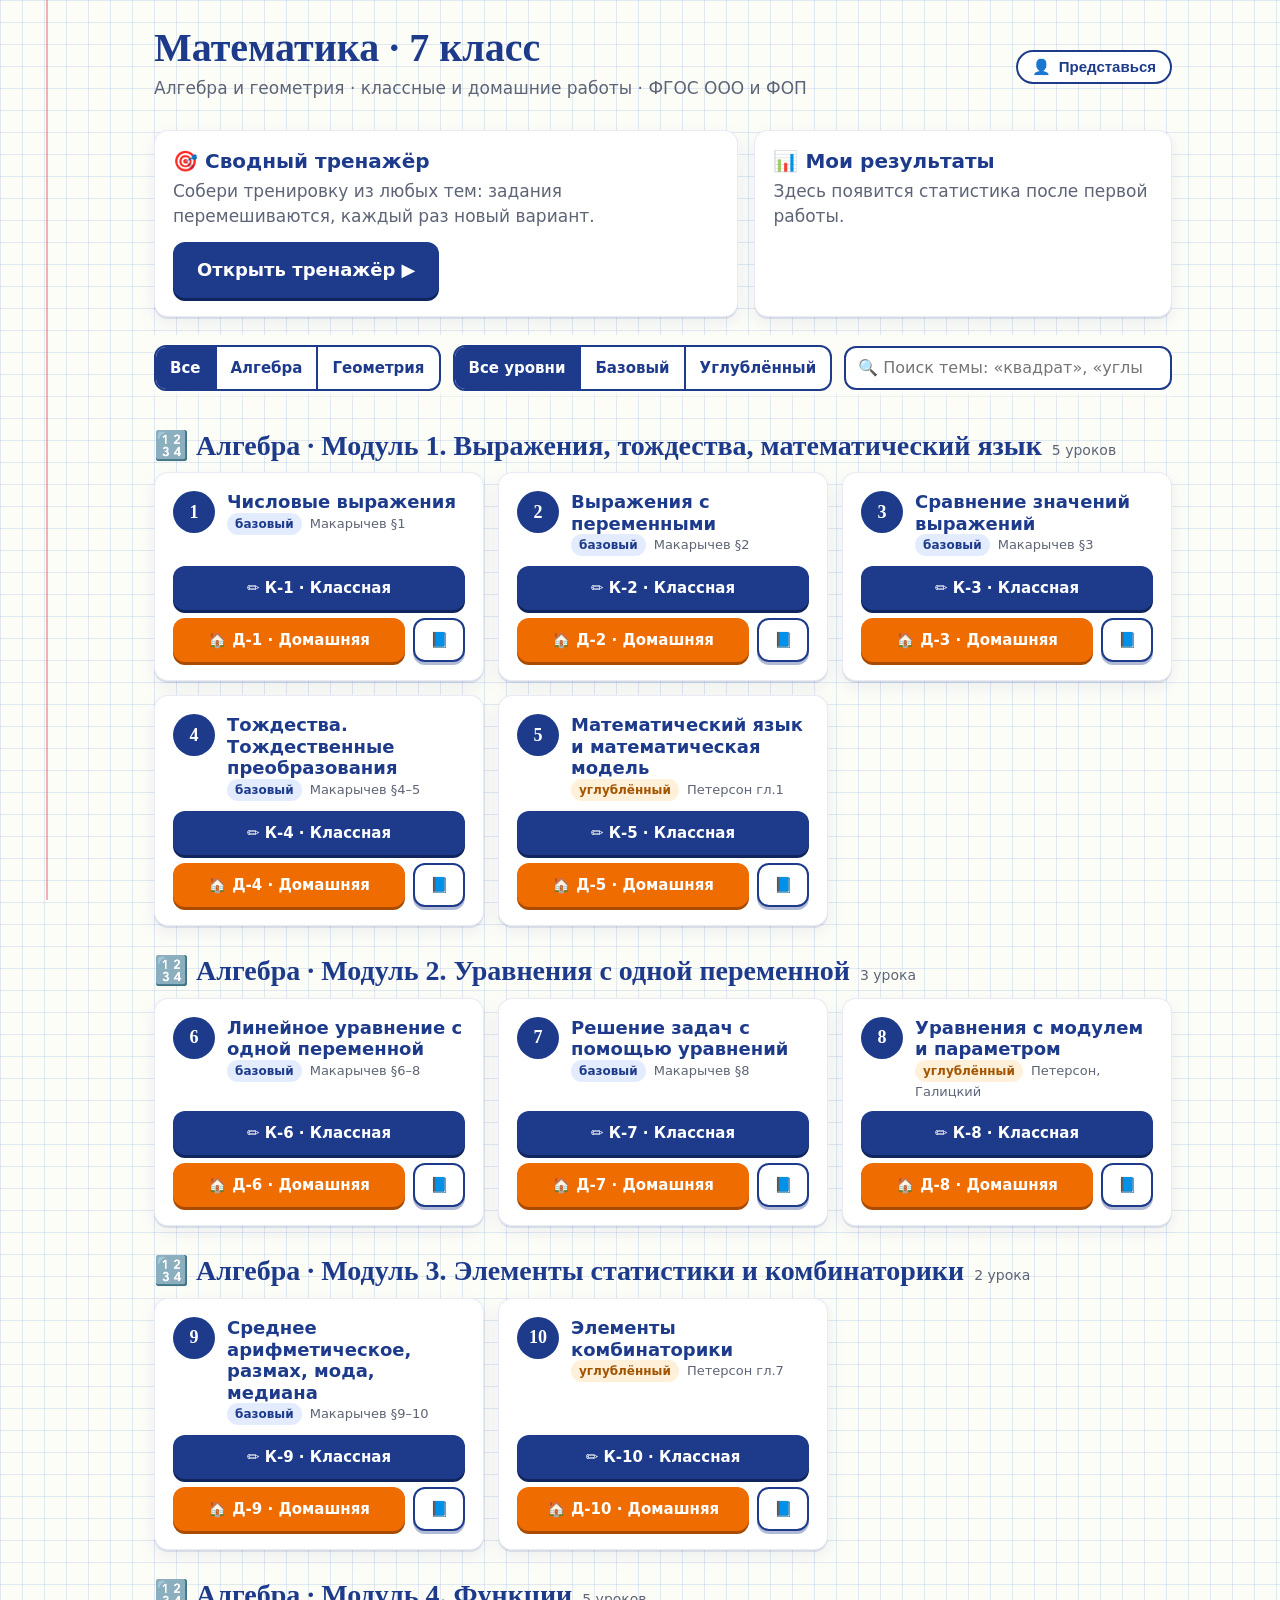
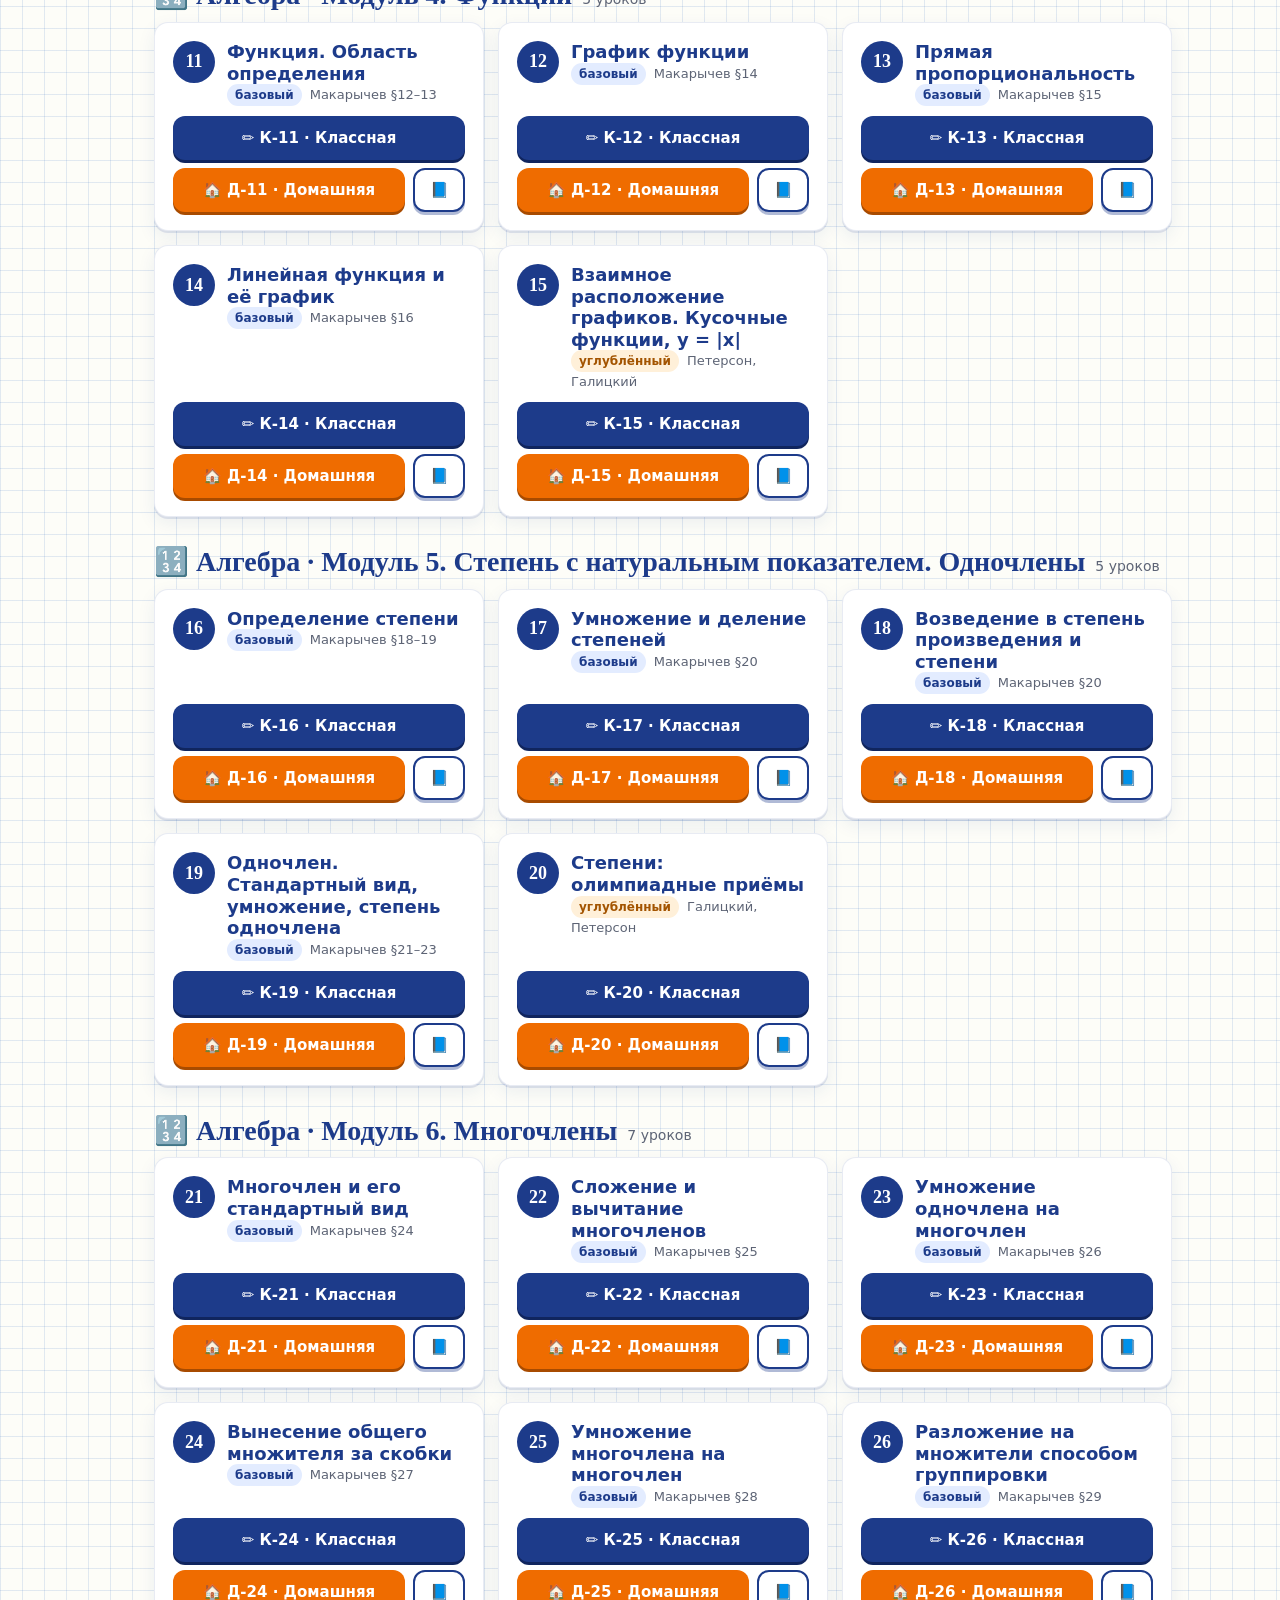
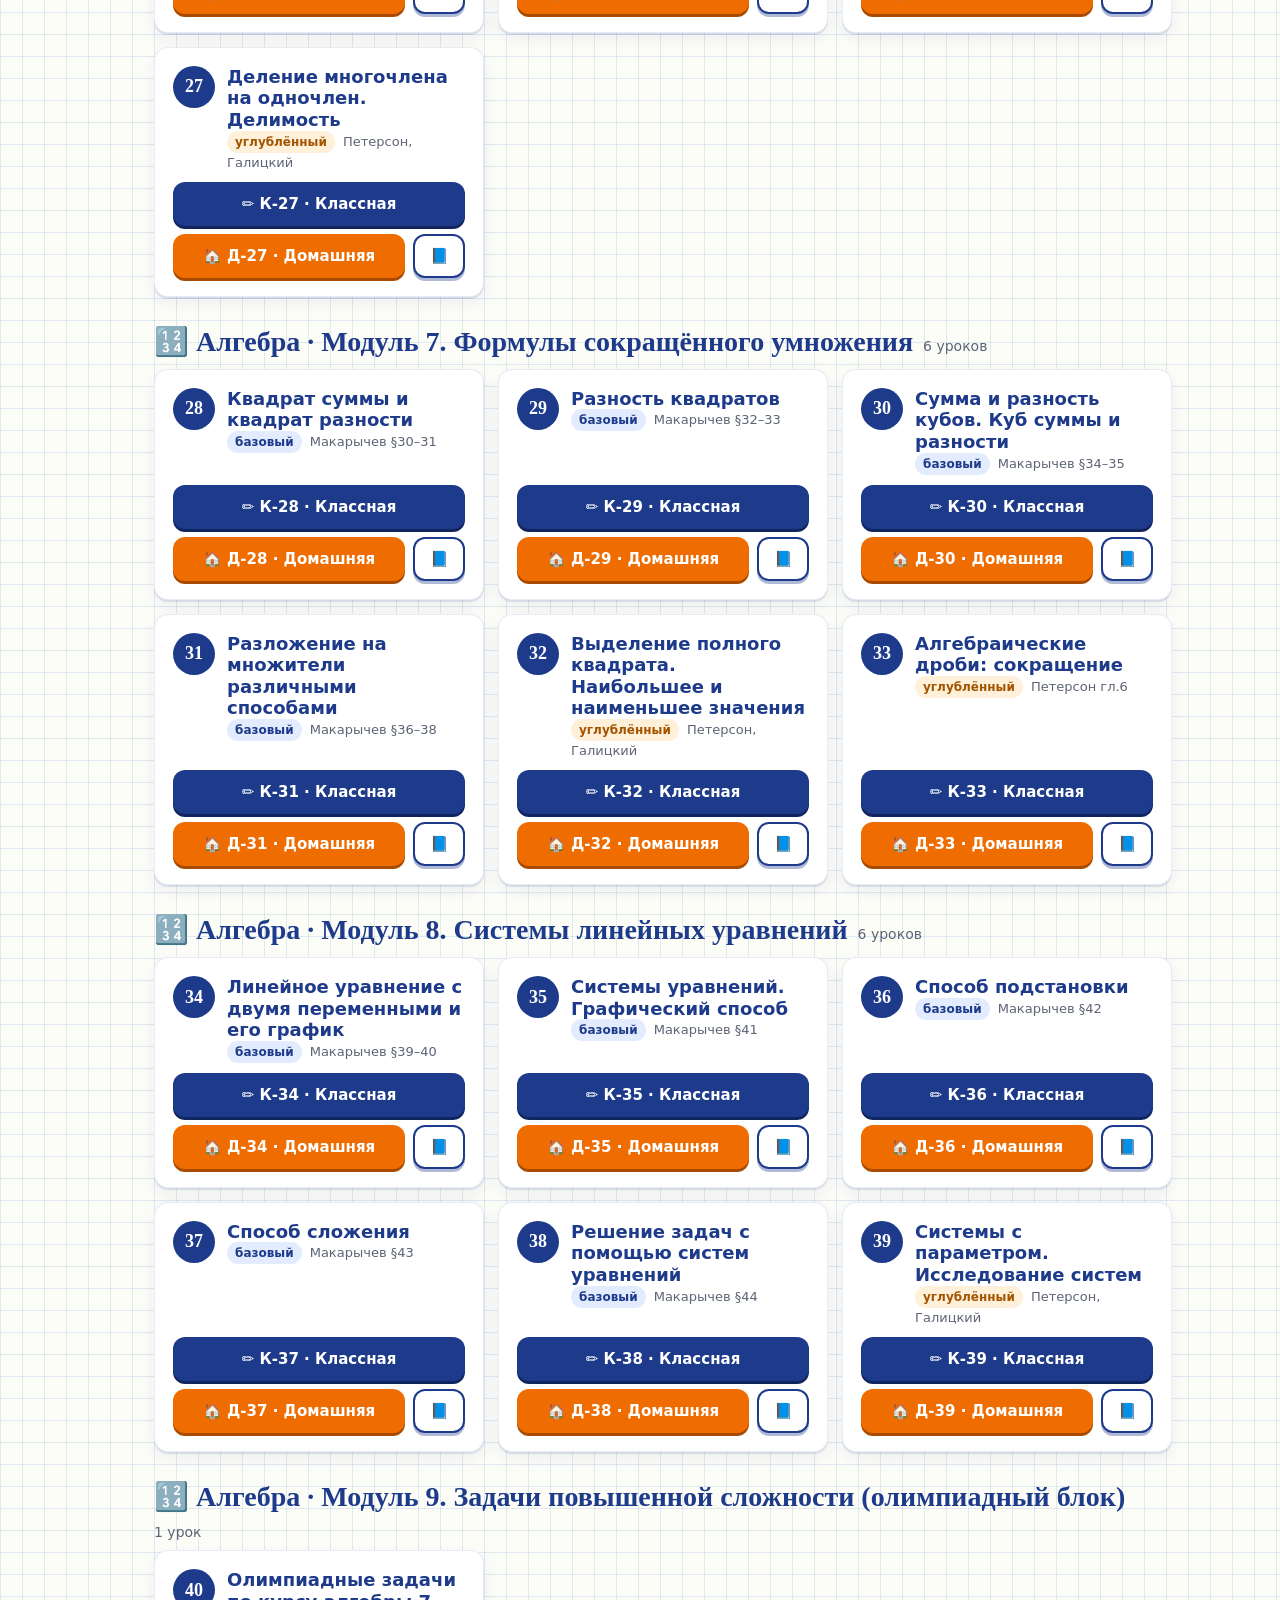
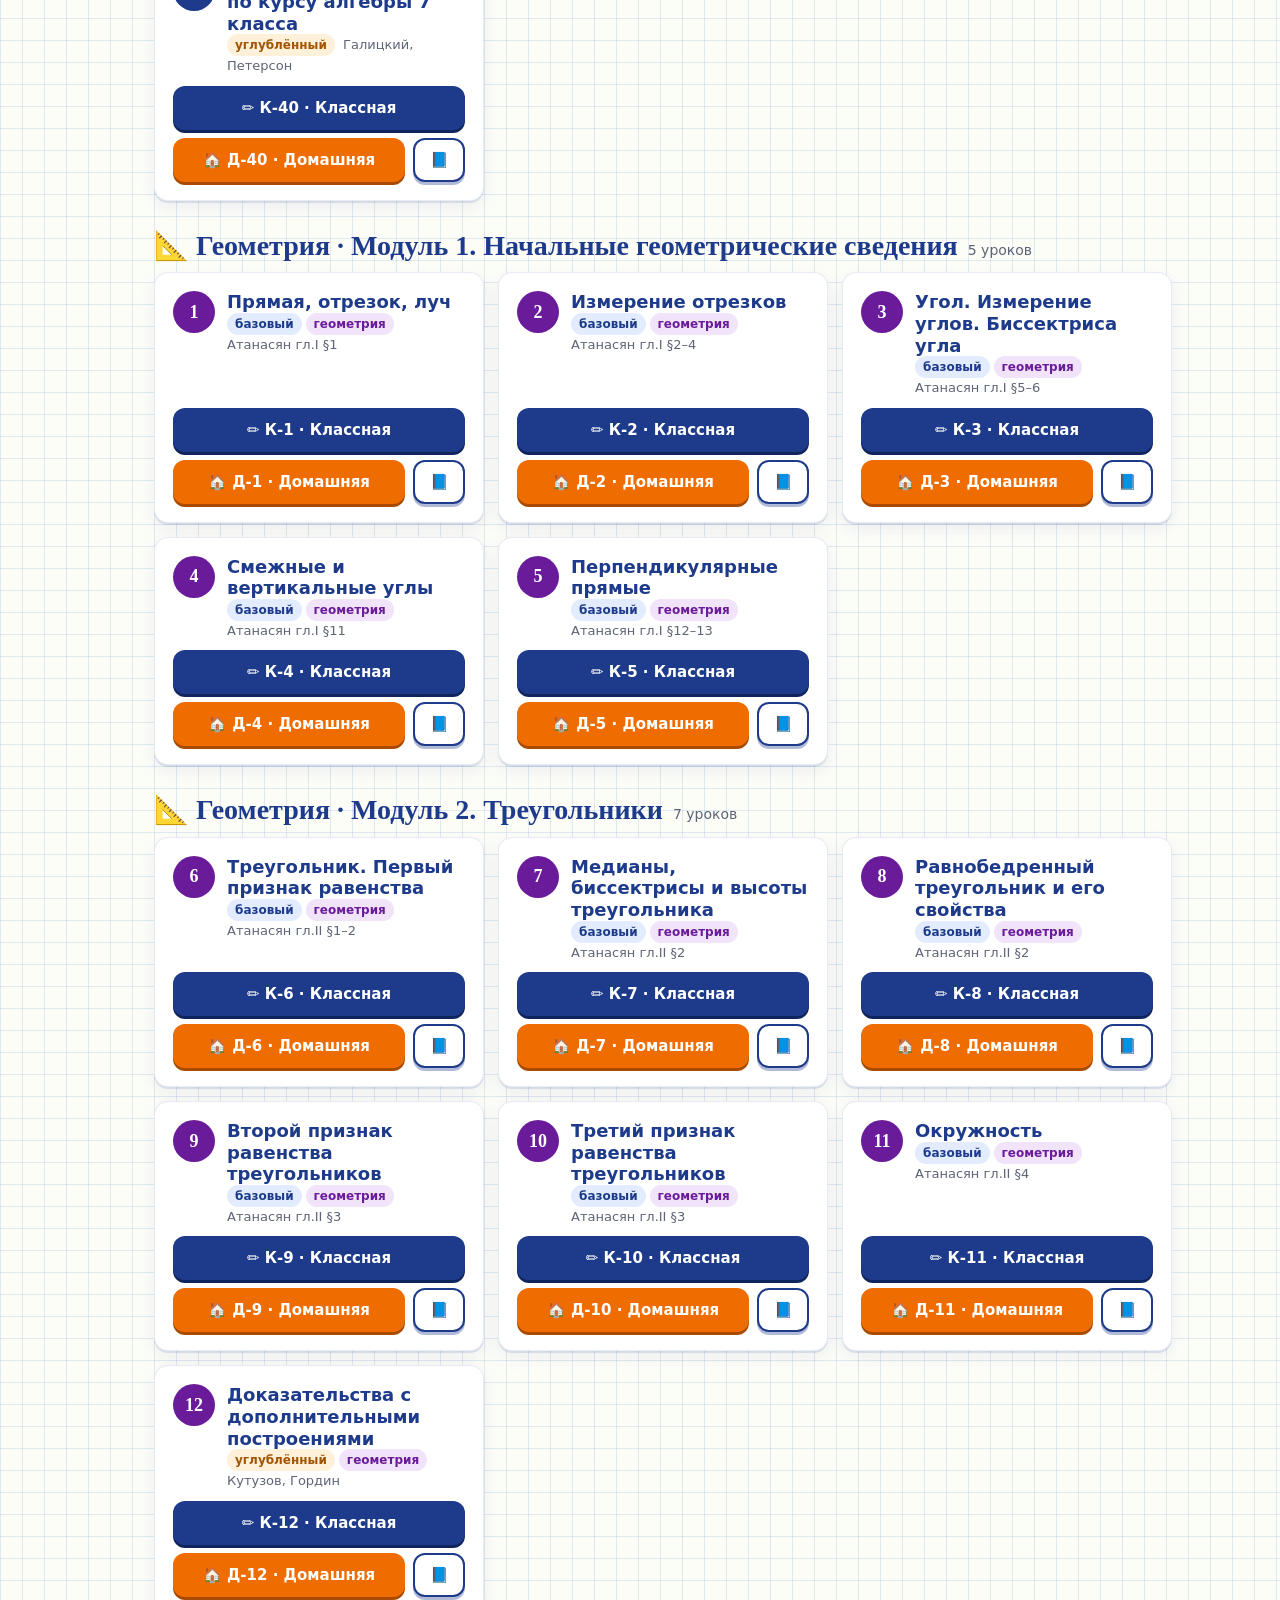
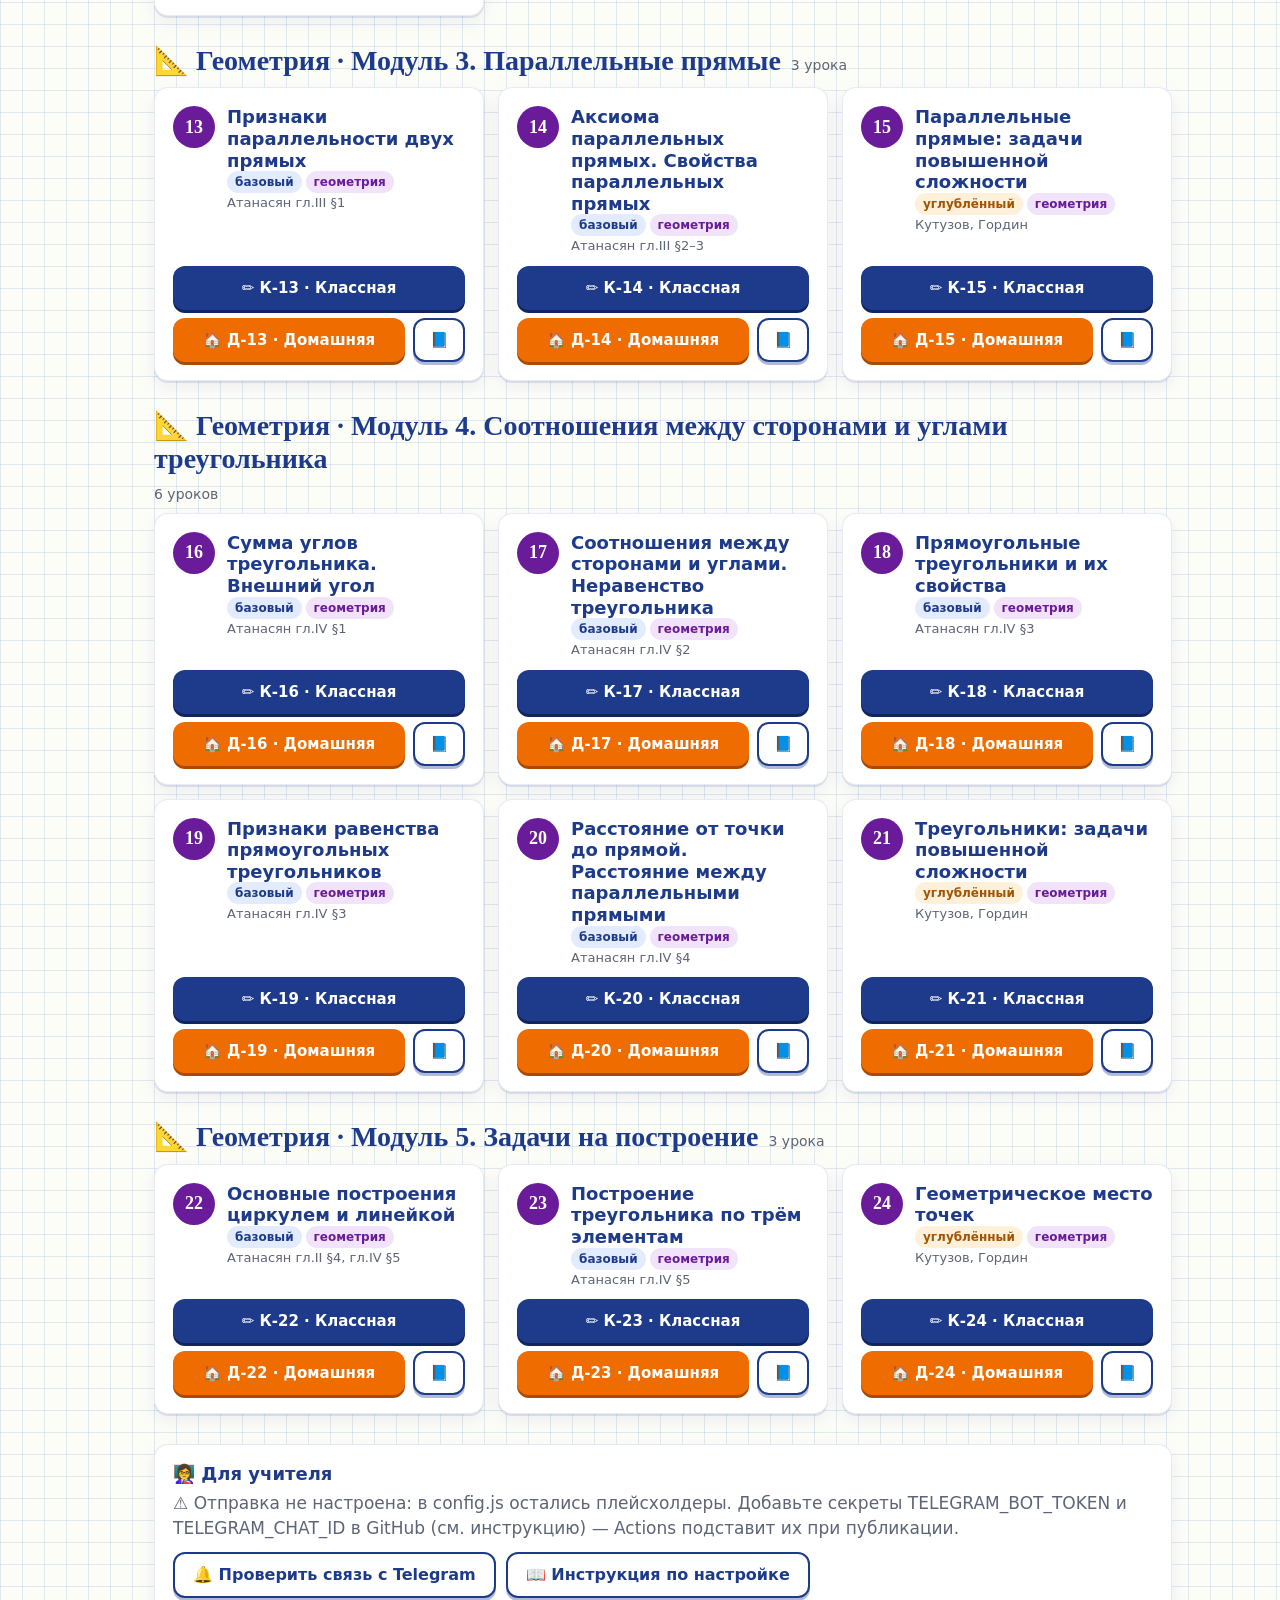
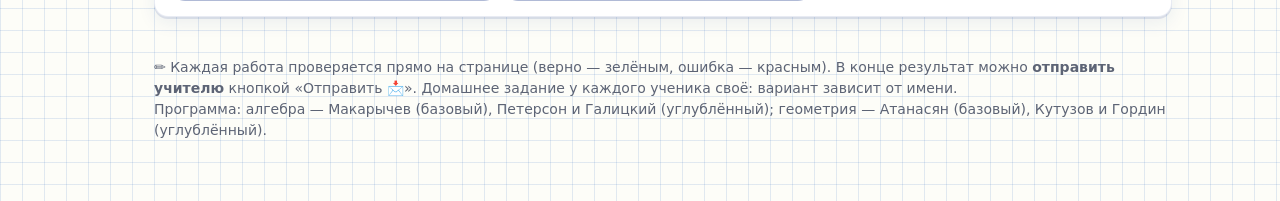
<file: index.html>
<!doctype html>
<html lang="ru">
<head>
  <meta charset="utf-8">
  <meta name="viewport" content="width=device-width, initial-scale=1">
  <title>Математика · 7 класс · Тренажёр: алгебра и геометрия</title>
  <meta name="description" content="Классные и домашние работы по алгебре и геометрии для 7 класса (ФГОС ООО, ФОП): мгновенная проверка ответов, статистика, отправка результата учителю.">
  <link rel="icon" href="data:image/svg+xml,%3Csvg xmlns='http://www.w3.org/2000/svg' viewBox='0 0 100 100'%3E%3Ctext y='.9em' font-size='90'%3E📐%3C/text%3E%3C/svg%3E">
  <link rel="stylesheet" href="css/style.css?v=dev">
</head>
<body>
  <div class="wrap">
    <header class="topbar">
      <div>
        <h1>Математика · 7 класс</h1>
        <p class="sub">Алгебра и геометрия · классные и домашние работы · ФГОС ООО и ФОП</p>
      </div>
      <button class="chip" id="student" type="button" title="Изменить имя">👤 <span>Представься</span></button>
    </header>

    <section class="hero">
      <div class="card">
        <h3>🎯 Сводный тренажёр</h3>
        <p class="sub" style="margin:0 0 12px">Собери тренировку из любых тем: задания перемешиваются, каждый раз новый вариант.</p>
        <a class="btn big" href="trainer.html?v=dev">Открыть тренажёр ▶</a>
      </div>
      <div class="card" id="summary">
        <h3>📊 Мои результаты</h3>
        <p class="sub" style="margin:0">Здесь появится статистика после первой работы.</p>
      </div>
    </section>

    <nav class="filters" aria-label="Фильтры уроков">
      <div class="seg" data-filter="subject">
        <button type="button" data-v="all" class="on">Все</button>
        <button type="button" data-v="algebra">Алгебра</button>
        <button type="button" data-v="geometry">Геометрия</button>
      </div>
      <div class="seg" data-filter="level">
        <button type="button" data-v="all" class="on">Все уровни</button>
        <button type="button" data-v="base">Базовый</button>
        <button type="button" data-v="adv">Углублённый</button>
      </div>
      <input class="search" id="search" type="search" placeholder="🔍 Поиск темы: «квадрат», «углы»…" aria-label="Поиск темы">
    </nav>

    <main id="catalog"><noscript><p>Для работы тренажёра включите JavaScript.</p></noscript></main>

    <section class="card teacher" id="teacher">
      <h3>👩‍🏫 Для учителя</h3>
      <p class="sub" style="margin:6px 0 10px" id="tg-status"></p>
      <div class="row">
        <button class="btn ghost" id="tg-test" type="button">🔔 Проверить связь с Telegram</button>
        <a class="btn ghost" href="https://github.com/BaikovaAlina/trenazhor-7#readme" target="_blank" rel="noopener">📖 Инструкция по настройке</a>
      </div>
    </section>

    <footer>
      ✏️ Каждая работа проверяется прямо на странице (верно — зелёным, ошибка — красным). В конце результат можно
      <b>отправить учителю</b> кнопкой «Отправить 📩». Домашнее задание у каждого ученика своё: вариант зависит от имени.
      <br>Программа: алгебра — Макарычев (базовый), Петерсон и Галицкий (углублённый); геометрия — Атанасян (базовый), Кутузов и Гордин (углублённый).
    </footer>
  </div>
  <script src="js/config.js?v=dev"></script>
  <script src="js/core/utils.js?v=dev"></script>
  <script src="js/core/checker.js?v=dev"></script>
  <script src="js/core/figures.js?v=dev"></script>
  <script src="js/core/stats.js?v=dev"></script>
  <script src="js/core/telegram.js?v=dev"></script>
  <script src="js/data/algebra.js?v=dev"></script>
  <script src="js/data/geometry.js?v=dev"></script>
  <script src="js/core/engine.js?v=dev"></script>
  <script src="js/ui/common.js?v=dev"></script>
  <script src="js/pages/home.js?v=dev"></script>
</body>
</html>
</file>
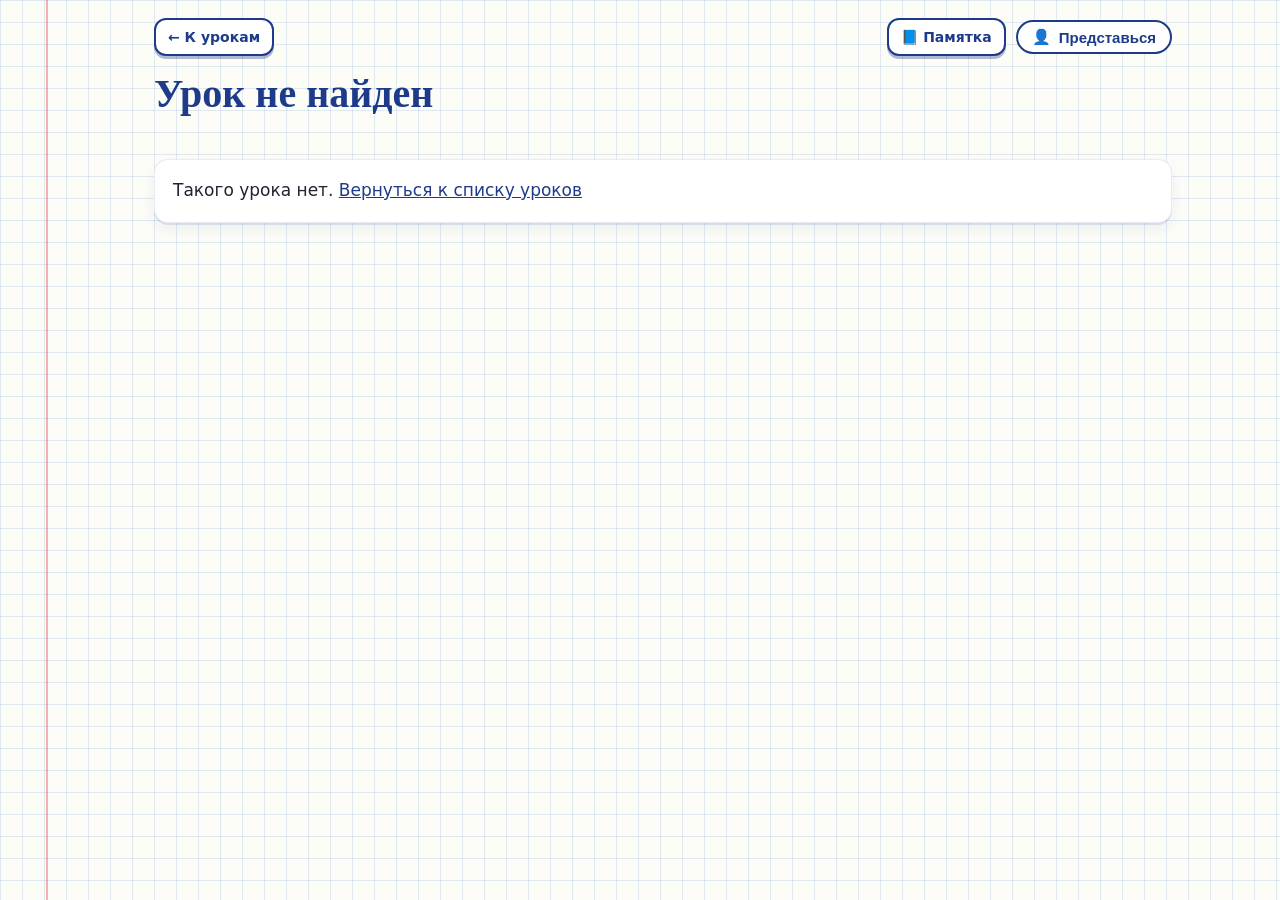
<file: lesson.html>
<!doctype html>
<html lang="ru">
<head>
  <meta charset="utf-8">
  <meta name="viewport" content="width=device-width, initial-scale=1">
  <title>Урок · Математика 7</title>
  <link rel="icon" href="data:image/svg+xml,%3Csvg xmlns='http://www.w3.org/2000/svg' viewBox='0 0 100 100'%3E%3Ctext y='.9em' font-size='90'%3E📐%3C/text%3E%3C/svg%3E">
  <link rel="stylesheet" href="css/style.css?v=dev">
</head>
<body>
  <div class="wrap">
    <div class="lesson-top">
      <a class="btn ghost small" href="index.html">← К урокам</a>
      <div class="row">
        <button class="btn ghost small" id="theory-btn" type="button">📘 Памятка</button>
        <button class="chip" id="student" type="button" title="Изменить имя">👤 <span>Представься</span></button>
      </div>
    </div>
    <p class="sub" id="crumbs" style="margin:14px 0 0"></p>
    <h1 id="title">Загрузка…</h1>
    <div class="tabs" id="tabs"></div>
    <div class="infobar" id="info"></div>
    <div id="runner"></div>
    <div class="row" id="nav" style="margin-top:24px;justify-content:space-between"></div>
  </div>
  <script src="js/config.js?v=dev"></script>
  <script src="js/core/utils.js?v=dev"></script>
  <script src="js/core/checker.js?v=dev"></script>
  <script src="js/core/figures.js?v=dev"></script>
  <script src="js/core/stats.js?v=dev"></script>
  <script src="js/core/telegram.js?v=dev"></script>
  <script src="js/data/algebra.js?v=dev"></script>
  <script src="js/data/geometry.js?v=dev"></script>
  <script src="js/core/engine.js?v=dev"></script>
  <script src="js/ui/common.js?v=dev"></script>
  <script src="js/ui/runner.js?v=dev"></script>
  <script src="js/pages/lesson.js?v=dev"></script>
</body>
</html>
</file>
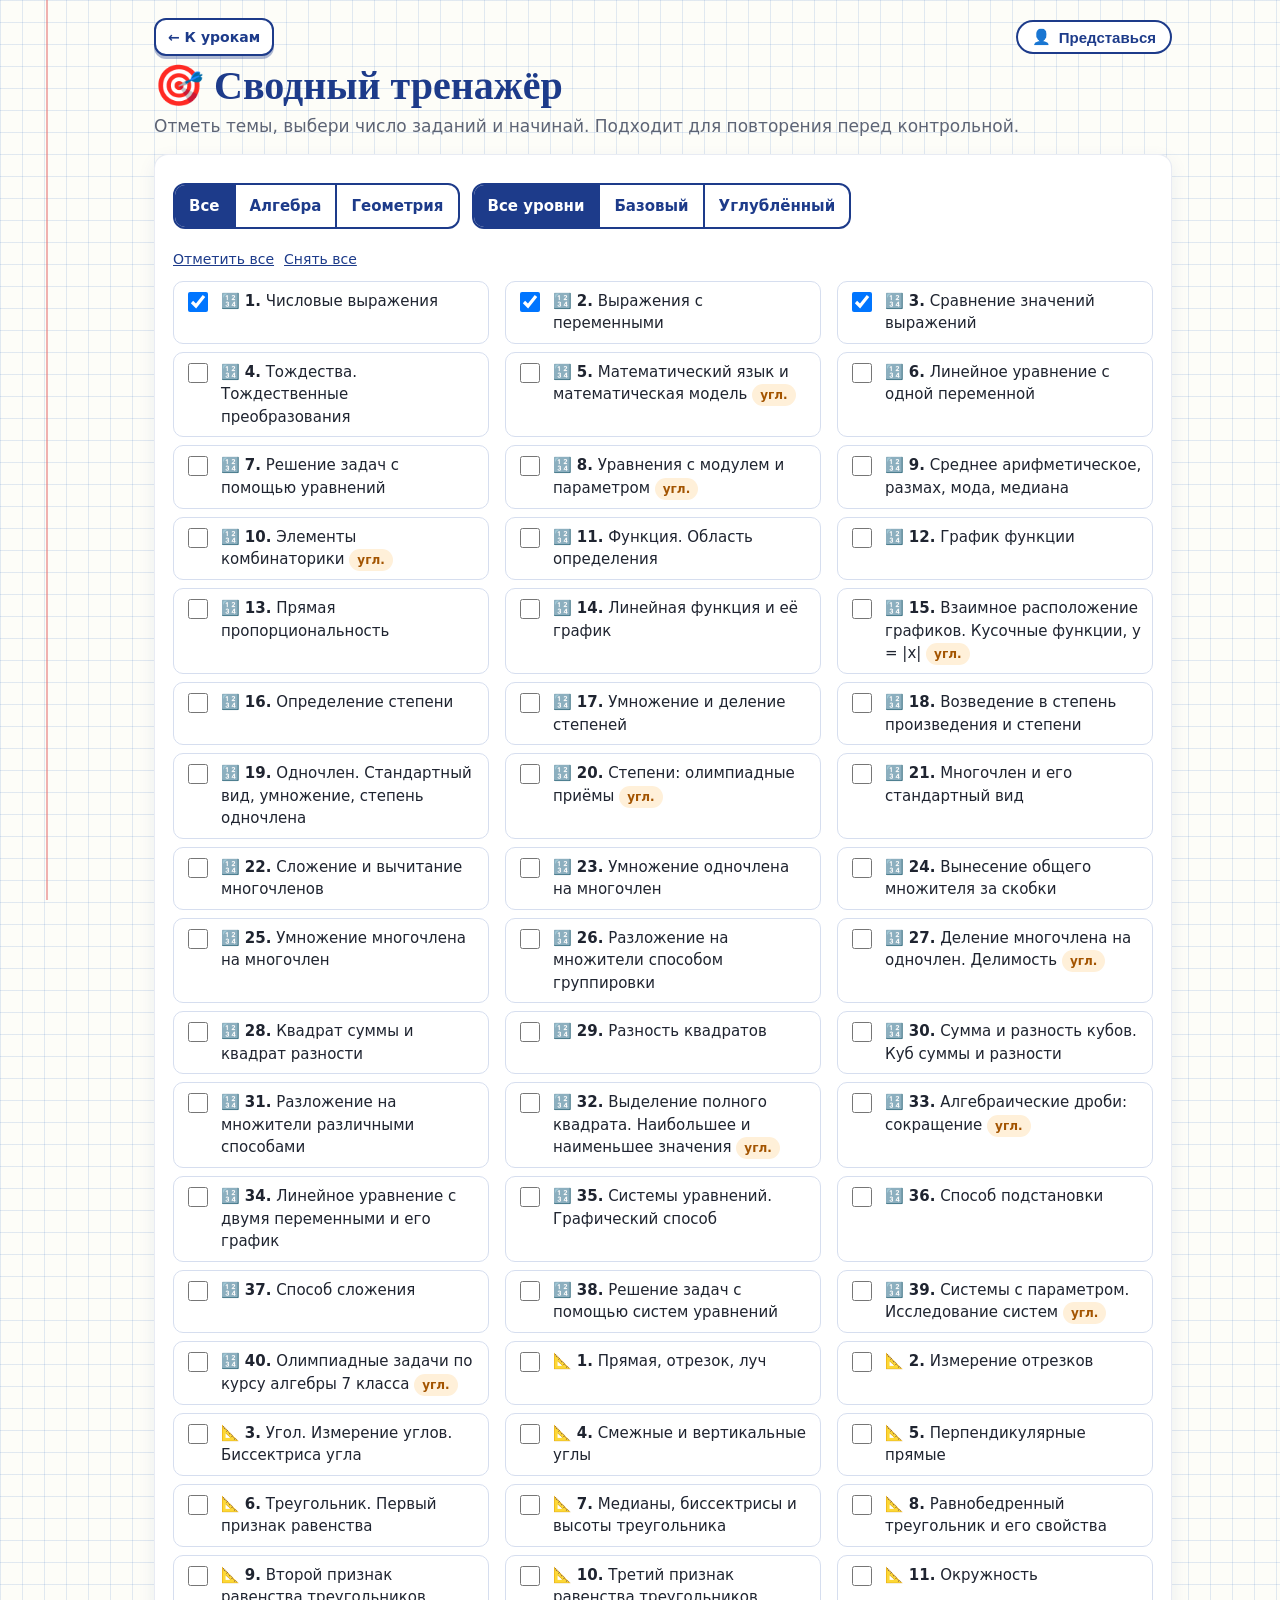
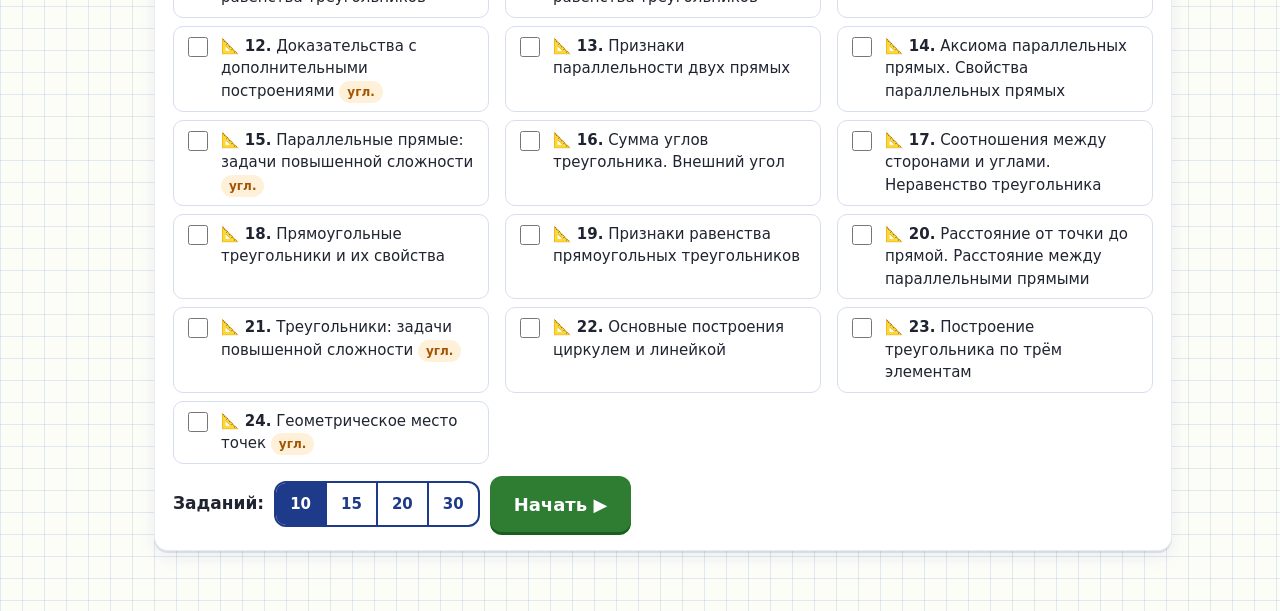
<file: trainer.html>
<!doctype html>
<html lang="ru">
<head>
  <meta charset="utf-8">
  <meta name="viewport" content="width=device-width, initial-scale=1">
  <title>Сводный тренажёр · Математика 7</title>
  <link rel="icon" href="data:image/svg+xml,%3Csvg xmlns='http://www.w3.org/2000/svg' viewBox='0 0 100 100'%3E%3Ctext y='.9em' font-size='90'%3E🎯%3C/text%3E%3C/svg%3E">
  <link rel="stylesheet" href="css/style.css?v=dev">
</head>
<body>
  <div class="wrap">
    <div class="lesson-top">
      <a class="btn ghost small" href="index.html">← К урокам</a>
      <button class="chip" id="student" type="button" title="Изменить имя">👤 <span>Представься</span></button>
    </div>
    <h1>🎯 Сводный тренажёр</h1>
    <p class="sub">Отметь темы, выбери число заданий и начинай. Подходит для повторения перед контрольной.</p>
    <section class="card" id="setup">
      <div class="filters" style="position:static;margin:0 0 8px;background:none">
        <div class="seg" data-filter="subject">
          <button type="button" data-v="all" class="on">Все</button>
          <button type="button" data-v="algebra">Алгебра</button>
          <button type="button" data-v="geometry">Геометрия</button>
        </div>
        <div class="seg" data-filter="level">
          <button type="button" data-v="all" class="on">Все уровни</button>
          <button type="button" data-v="base">Базовый</button>
          <button type="button" data-v="adv">Углублённый</button>
        </div>
      </div>
      <div class="row"><button class="linkbtn" type="button" id="all-on">Отметить все</button><button class="linkbtn" type="button" id="all-off">Снять все</button></div>
      <div class="picker" id="picker"></div>
      <div class="row" style="margin-top:12px">
        <label for="count"><b>Заданий:</b></label>
        <div class="seg" id="count">
          <button type="button" data-v="10" class="on">10</button>
          <button type="button" data-v="15">15</button>
          <button type="button" data-v="20">20</button>
          <button type="button" data-v="30">30</button>
        </div>
        <button class="btn big green" id="start" type="button">Начать ▶</button>
      </div>
    </section>
    <div id="runner"></div>
  </div>
  <script src="js/config.js?v=dev"></script>
  <script src="js/core/utils.js?v=dev"></script>
  <script src="js/core/checker.js?v=dev"></script>
  <script src="js/core/figures.js?v=dev"></script>
  <script src="js/core/stats.js?v=dev"></script>
  <script src="js/core/telegram.js?v=dev"></script>
  <script src="js/data/algebra.js?v=dev"></script>
  <script src="js/data/geometry.js?v=dev"></script>
  <script src="js/core/engine.js?v=dev"></script>
  <script src="js/ui/common.js?v=dev"></script>
  <script src="js/ui/runner.js?v=dev"></script>
  <script src="js/pages/trainer.js?v=dev"></script>
</body>
</html>
</file>
<file: css/style.css>
/* ===== Тренажёр «Математика 7» — стиль «школьная тетрадь» ===== */
:root {
  --ink: #1d3b8a;
  --ink-soft: #3d5bb0;
  --text: #1f2430;
  --muted: #5d6475;
  --paper: #fdfdf8;
  --grid: rgba(80, 130, 200, 0.16);
  --margin: #e57373;
  --ok: #2e7d32;
  --ok-bg: #e7f6e8;
  --bad: #c62828;
  --bad-bg: #fdecec;
  --warn: #b26a00;
  --card: #ffffff;
  --shadow: 0 2px 0 rgba(29, 59, 138, 0.12), 0 6px 18px rgba(29, 59, 138, 0.08);
  --radius: 14px;
  --hand: 'Segoe Print', 'Bradley Hand', 'Comic Sans MS', 'Marker Felt', cursive;
  --font: system-ui, -apple-system, 'Segoe UI', Roboto, 'Helvetica Neue', Arial, sans-serif;
  --math: 'Cambria Math', Cambria, 'Times New Roman', Georgia, serif;
}
* { box-sizing: border-box; }
html { -webkit-text-size-adjust: 100%; }
body {
  margin: 0;
  font: 17px/1.5 var(--font);
  color: var(--text);
  background-color: var(--paper);
  background-image: linear-gradient(var(--grid) 1px, transparent 1px), linear-gradient(90deg, var(--grid) 1px, transparent 1px);
  background-size: 22px 22px;
  min-height: 100vh;
}
/* красные поля тетради */
body::before {
  content: '';
  position: fixed;
  top: 0; bottom: 0; left: 46px;
  width: 2px;
  background: var(--margin);
  opacity: 0.55;
  pointer-events: none;
  z-index: 0;
}
.wrap { position: relative; z-index: 1; max-width: 1100px; margin: 0 auto; padding: 18px 18px 60px 64px; }
a { color: var(--ink); }
h1, h2, h3 { color: var(--ink); line-height: 1.2; }
h1 { font-family: var(--hand); font-size: clamp(28px, 4.5vw, 40px); margin: 6px 0 4px; }
h2 { font-family: var(--hand); font-size: clamp(22px, 3.2vw, 28px); margin: 28px 0 10px; }
h3 { font-size: 18px; margin: 0; }
.sub { color: var(--muted); margin: 0 0 14px; }
.hidden { display: none !important; }

/* ===== Шапка ===== */
.topbar { display: flex; flex-wrap: wrap; align-items: center; gap: 10px; justify-content: space-between; }
.chip {
  display: inline-flex; align-items: center; gap: 8px;
  background: #fff; border: 2px solid var(--ink); color: var(--ink);
  border-radius: 999px; padding: 6px 14px; font-weight: 600; cursor: pointer; font-size: 15px;
}
.chip:hover { background: #eef3ff; }

/* ===== Кнопки ===== */
.btn {
  display: inline-flex; align-items: center; justify-content: center; gap: 8px;
  min-height: 46px; padding: 10px 18px;
  font: 600 16px var(--font); color: #fff; background: var(--ink);
  border: none; border-radius: 12px; cursor: pointer; text-decoration: none;
  box-shadow: 0 3px 0 #10255e; transition: transform 0.05s, filter 0.15s;
  -webkit-tap-highlight-color: transparent;
}
.btn:hover { filter: brightness(1.1); }
.btn:active { transform: translateY(2px); box-shadow: 0 1px 0 #10255e; }
.btn:disabled { opacity: 0.5; cursor: not-allowed; }
.btn.ghost { background: #fff; color: var(--ink); border: 2px solid var(--ink); box-shadow: 0 3px 0 rgba(29, 59, 138, 0.35); }
.btn.green { background: var(--ok); box-shadow: 0 3px 0 #1b5e20; }
.btn.orange { background: #ef6c00; box-shadow: 0 3px 0 #a84b00; }
.btn.small { min-height: 38px; padding: 6px 12px; font-size: 14px; }
.btn.big { min-height: 56px; font-size: 18px; padding: 12px 24px; }
.row { display: flex; flex-wrap: wrap; gap: 10px; align-items: center; }

/* ===== Карточки ===== */
.card { background: var(--card); border-radius: var(--radius); box-shadow: var(--shadow); padding: 18px; border: 1px solid rgba(29, 59, 138, 0.1); }
.hero { display: grid; grid-template-columns: 1.4fr 1fr; gap: 16px; margin: 14px 0 6px; }
.hero .card h3 { font-size: 20px; margin-bottom: 6px; }
.stat-grid { display: grid; grid-template-columns: repeat(2, 1fr); gap: 8px; margin-top: 8px; }
.stat { background: #f3f6ff; border-radius: 10px; padding: 8px 10px; }
.stat b { display: block; font-size: 22px; color: var(--ink); }
.stat span { font-size: 13px; color: var(--muted); }

/* ===== Фильтры ===== */
.filters { display: flex; flex-wrap: wrap; gap: 12px; align-items: center; margin: 18px 0 4px; position: sticky; top: 0; z-index: 5; padding: 10px 0; background: linear-gradient(var(--paper) 80%, rgba(253, 253, 248, 0)); }
.seg { display: inline-flex; background: #fff; border: 2px solid var(--ink); border-radius: 12px; overflow: hidden; }
.seg button { border: none; background: transparent; padding: 9px 14px; font: 600 15px var(--font); color: var(--ink); cursor: pointer; min-height: 42px; }
.seg button + button { border-left: 2px solid var(--ink); }
.seg button.on { background: var(--ink); color: #fff; }
.search { flex: 1; min-width: 180px; min-height: 44px; border: 2px solid var(--ink); border-radius: 12px; padding: 8px 12px; font: 16px var(--font); background: #fff; }

/* ===== Список уроков ===== */
.module-title { display: flex; align-items: baseline; gap: 10px; flex-wrap: wrap; }
.module-title small { font-family: var(--font); font-size: 14px; color: var(--muted); font-weight: 500; }
.lessons { display: grid; grid-template-columns: repeat(auto-fill, minmax(300px, 1fr)); gap: 14px; }
.lesson { display: flex; flex-direction: column; gap: 10px; position: relative; }
.lesson .head { display: flex; gap: 12px; align-items: flex-start; }
.num { flex: 0 0 auto; width: 42px; height: 42px; border-radius: 50%; display: grid; place-items: center; font: 700 18px var(--hand); color: #fff; background: var(--ink); }
.lesson.geometry .num { background: #6a1b9a; }
.lesson .meta { font-size: 13px; color: var(--muted); }
.badge { display: inline-block; font-size: 12px; font-weight: 700; padding: 2px 8px; border-radius: 999px; background: #e3ecff; color: var(--ink); margin-right: 4px; }
.badge.adv { background: #fff0d9; color: #a35400; }
.badge.geo { background: #f1e3fa; color: #6a1b9a; }
.badge.done { position: absolute; top: 12px; right: 12px; background: var(--ok-bg); color: var(--ok); }
.lesson .actions { display: flex; flex-wrap: wrap; gap: 8px; margin-top: auto; }
.lesson .actions .btn.ghost { flex: 0 0 52px; }
.lesson .actions .btn { flex: 1 1 auto; min-height: 44px; font-size: 15px; padding: 8px 10px; }
.empty { text-align: center; color: var(--muted); padding: 40px 0; }

/* ===== Страница урока ===== */
.lesson-top { display: flex; flex-wrap: wrap; gap: 10px; align-items: center; justify-content: space-between; }
.tabs { display: flex; gap: 8px; flex-wrap: wrap; margin: 12px 0; }
.tabs a { text-decoration: none; }
.tab { padding: 10px 16px; border-radius: 12px; border: 2px solid var(--ink); color: var(--ink); font-weight: 700; background: #fff; }
.tab.on { background: var(--ink); color: #fff; }
.infobar { display: flex; flex-wrap: wrap; gap: 8px 16px; font-size: 15px; color: var(--muted); margin-bottom: 8px; }
.infobar b { color: var(--text); }
.progress { position: sticky; top: 0; z-index: 6; background: var(--paper); padding: 10px 0 8px; }
.bar { height: 14px; background: #e3e8f5; border-radius: 999px; overflow: hidden; display: flex; }
.bar i { display: block; height: 100%; transition: width 0.3s; }
.bar .g { background: var(--ok); }
.bar .r { background: var(--bad); }
.counters { display: flex; gap: 14px; font-size: 15px; margin-top: 6px; flex-wrap: wrap; }
.counters .ok { color: var(--ok); font-weight: 700; }
.counters .bad { color: var(--bad); font-weight: 700; }

.task { margin: 14px 0; border-left: 6px solid #c5d0ea; transition: border-color 0.2s, background 0.2s; }
.task.correct { border-left-color: var(--ok); background: linear-gradient(90deg, var(--ok-bg), #fff 60%); }
.task.wrong { border-left-color: var(--bad); background: linear-gradient(90deg, var(--bad-bg), #fff 60%); }
.task .tn { font: 700 18px var(--hand); color: var(--ink); margin-right: 6px; }
.task .q { font-size: 18px; margin-bottom: 12px; overflow-wrap: anywhere; }
.task .from { font-size: 12px; color: var(--muted); margin-bottom: 4px; }
.m { font-family: var(--math); font-size: 1.08em; white-space: nowrap; }
sup { font-size: 0.7em; }
.fr { display: inline-flex; flex-direction: column; vertical-align: middle; text-align: center; font-family: var(--math); margin: 0 3px; line-height: 1.15; }
.fr > span:first-child { border-bottom: 1.5px solid currentColor; padding: 0 3px; }
.fr > span:last-child { padding: 0 3px; }
.fig { display: block; max-width: 100%; height: auto; margin: 10px 0 4px; background: #fff; border: 1px dashed #c5d0ea; border-radius: 10px; }
.tbl { border-collapse: collapse; margin: 8px 0; font-family: var(--math); }
.tbl td { border: 1.5px solid var(--ink-soft); padding: 4px 12px; text-align: center; }
.tbl td:first-child { background: #eef3ff; font-style: italic; }

.answer { display: flex; flex-wrap: wrap; gap: 10px; align-items: center; }
.answer input[type='text'] {
  flex: 1 1 220px; min-height: 50px; font: 20px var(--math); padding: 8px 14px;
  border: 2px solid var(--ink-soft); border-radius: 12px; background: #fff; color: var(--text);
}
.answer input:focus { outline: 3px solid rgba(29, 59, 138, 0.25); }
.task.correct input { border-color: var(--ok); background: var(--ok-bg); }
.task.wrong input { border-color: var(--bad); }
.fmt-hint { width: 100%; font-size: 13px; color: var(--muted); }
.kbd { display: flex; flex-wrap: wrap; gap: 6px; width: 100%; }
.kbd button { min-width: 42px; min-height: 40px; font: 18px var(--math); border: 1.5px solid #b8c4e4; background: #f5f8ff; border-radius: 9px; cursor: pointer; color: var(--ink); }
.kbd button:active { background: #dfe7ff; }

.opts { display: grid; grid-template-columns: repeat(auto-fit, minmax(160px, 1fr)); gap: 8px; width: 100%; }
.opt {
  text-align: left; min-height: 50px; padding: 10px 14px; font: 16px var(--font); color: var(--text);
  background: #fff; border: 2px solid #b8c4e4; border-radius: 12px; cursor: pointer; display: flex; gap: 10px; align-items: center;
}
.opt:hover { border-color: var(--ink); }
.opt.sel { border-color: var(--ink); background: #eef3ff; }
.opt.right { border-color: var(--ok); background: var(--ok-bg); }
.opt.miss { border-color: var(--bad); background: var(--bad-bg); }
.opt .box { width: 22px; height: 22px; border: 2px solid var(--ink-soft); border-radius: 6px; flex: 0 0 auto; display: grid; place-items: center; font-weight: 700; color: #fff; }
.opt.sel .box { background: var(--ink); }

.order-pool, .order-seq { display: flex; flex-direction: column; gap: 6px; width: 100%; }
.order-seq { min-height: 54px; padding: 8px; border: 2px dashed #b8c4e4; border-radius: 12px; background: #fafcff; }
.order-seq:empty::before { content: 'Нажимайте на шаги по порядку — они появятся здесь'; color: var(--muted); font-size: 14px; }
.step { text-align: left; padding: 9px 12px; border-radius: 10px; border: 1.5px solid #b8c4e4; background: #fff; cursor: pointer; font: 15px var(--font); color: var(--text); }
.order-seq .step { background: #eef3ff; border-color: var(--ink-soft); }
.step b { color: var(--ink); margin-right: 6px; }

.feedback { margin-top: 10px; font-weight: 600; min-height: 1.2em; }
.feedback.ok { color: var(--ok); }
.feedback.bad { color: var(--bad); }
.feedback.info { color: var(--warn); font-weight: 500; }
.feedback .right-answer { display: block; font-weight: 500; color: var(--text); margin-top: 4px; }
.task-tools { display: flex; gap: 8px; flex-wrap: wrap; margin-top: 8px; }
.linkbtn { background: none; border: none; color: var(--ink); text-decoration: underline; cursor: pointer; font: 14px var(--font); padding: 4px 0; }

/* ===== Итоги ===== */
.result { margin-top: 22px; border: 3px solid var(--ink); }
.result .grade { font: 700 64px/1 var(--hand); color: var(--ink); width: 96px; height: 96px; border-radius: 50%; display: grid; place-items: center; border: 4px solid currentColor; flex: 0 0 auto; transform: rotate(-8deg); }
.result .grade.g5 { color: var(--ok); } .result .grade.g4 { color: #1565c0; } .result .grade.g3 { color: var(--warn); } .result .grade.g2 { color: var(--bad); }
.result-body { display: flex; gap: 20px; align-items: center; flex-wrap: wrap; }
.send-status { margin-top: 10px; font-weight: 600; }
.send-status.ok { color: var(--ok); } .send-status.bad { color: var(--bad); } .send-status.wait { color: var(--muted); }

/* ===== Модальные окна ===== */
.modal { position: fixed; inset: 0; z-index: 50; background: rgba(15, 25, 60, 0.45); display: flex; align-items: flex-start; justify-content: center; padding: 30px 12px; overflow-y: auto; }
.modal .card { width: min(720px, 100%); position: relative; padding: 22px; }
.modal .close { position: absolute; top: 10px; right: 12px; font-size: 28px; background: none; border: none; cursor: pointer; color: var(--muted); line-height: 1; }
.theory p, .theory li { font-size: 17px; }
.theory .ex { background: #fffbe6; border-left: 4px solid #f2c94c; padding: 8px 12px; border-radius: 8px; margin: 10px 0; }
.modal input[type='text'] { width: 100%; min-height: 50px; font-size: 18px; padding: 8px 14px; border: 2px solid var(--ink-soft); border-radius: 12px; margin: 8px 0 14px; }

.toast { position: fixed; left: 50%; bottom: 22px; transform: translateX(-50%); background: #1f2430; color: #fff; padding: 12px 18px; border-radius: 12px; z-index: 60; max-width: 92vw; font-size: 15px; box-shadow: 0 6px 20px rgba(0, 0, 0, 0.25); }
footer { margin-top: 40px; color: var(--muted); font-size: 14px; }
.teacher { margin-top: 30px; }

/* ===== Тренажёр: выбор тем ===== */
.picker { display: grid; grid-template-columns: repeat(auto-fill, minmax(280px, 1fr)); gap: 8px 16px; margin: 10px 0; }
.picker label { display: flex; gap: 10px; align-items: flex-start; padding: 8px 10px; background: #fff; border: 1.5px solid #d6deef; border-radius: 10px; cursor: pointer; font-size: 15px; }
.picker input { width: 20px; height: 20px; margin-top: 2px; flex: 0 0 auto; }

/* ===== Адаптивность ===== */
@media (max-width: 760px) {
  body::before { left: 14px; }
  .wrap { padding: 12px 12px 50px 26px; }
  .hero { grid-template-columns: 1fr; }
  .lessons { grid-template-columns: 1fr; }
  .task .q { font-size: 17px; }
  .result .grade { width: 76px; height: 76px; font-size: 50px; }
  .seg button { padding: 8px 10px; font-size: 14px; }
}
@media print {
  body { background: #fff; } body::before, .filters, .btn, .kbd { display: none !important; }
}
</file>
